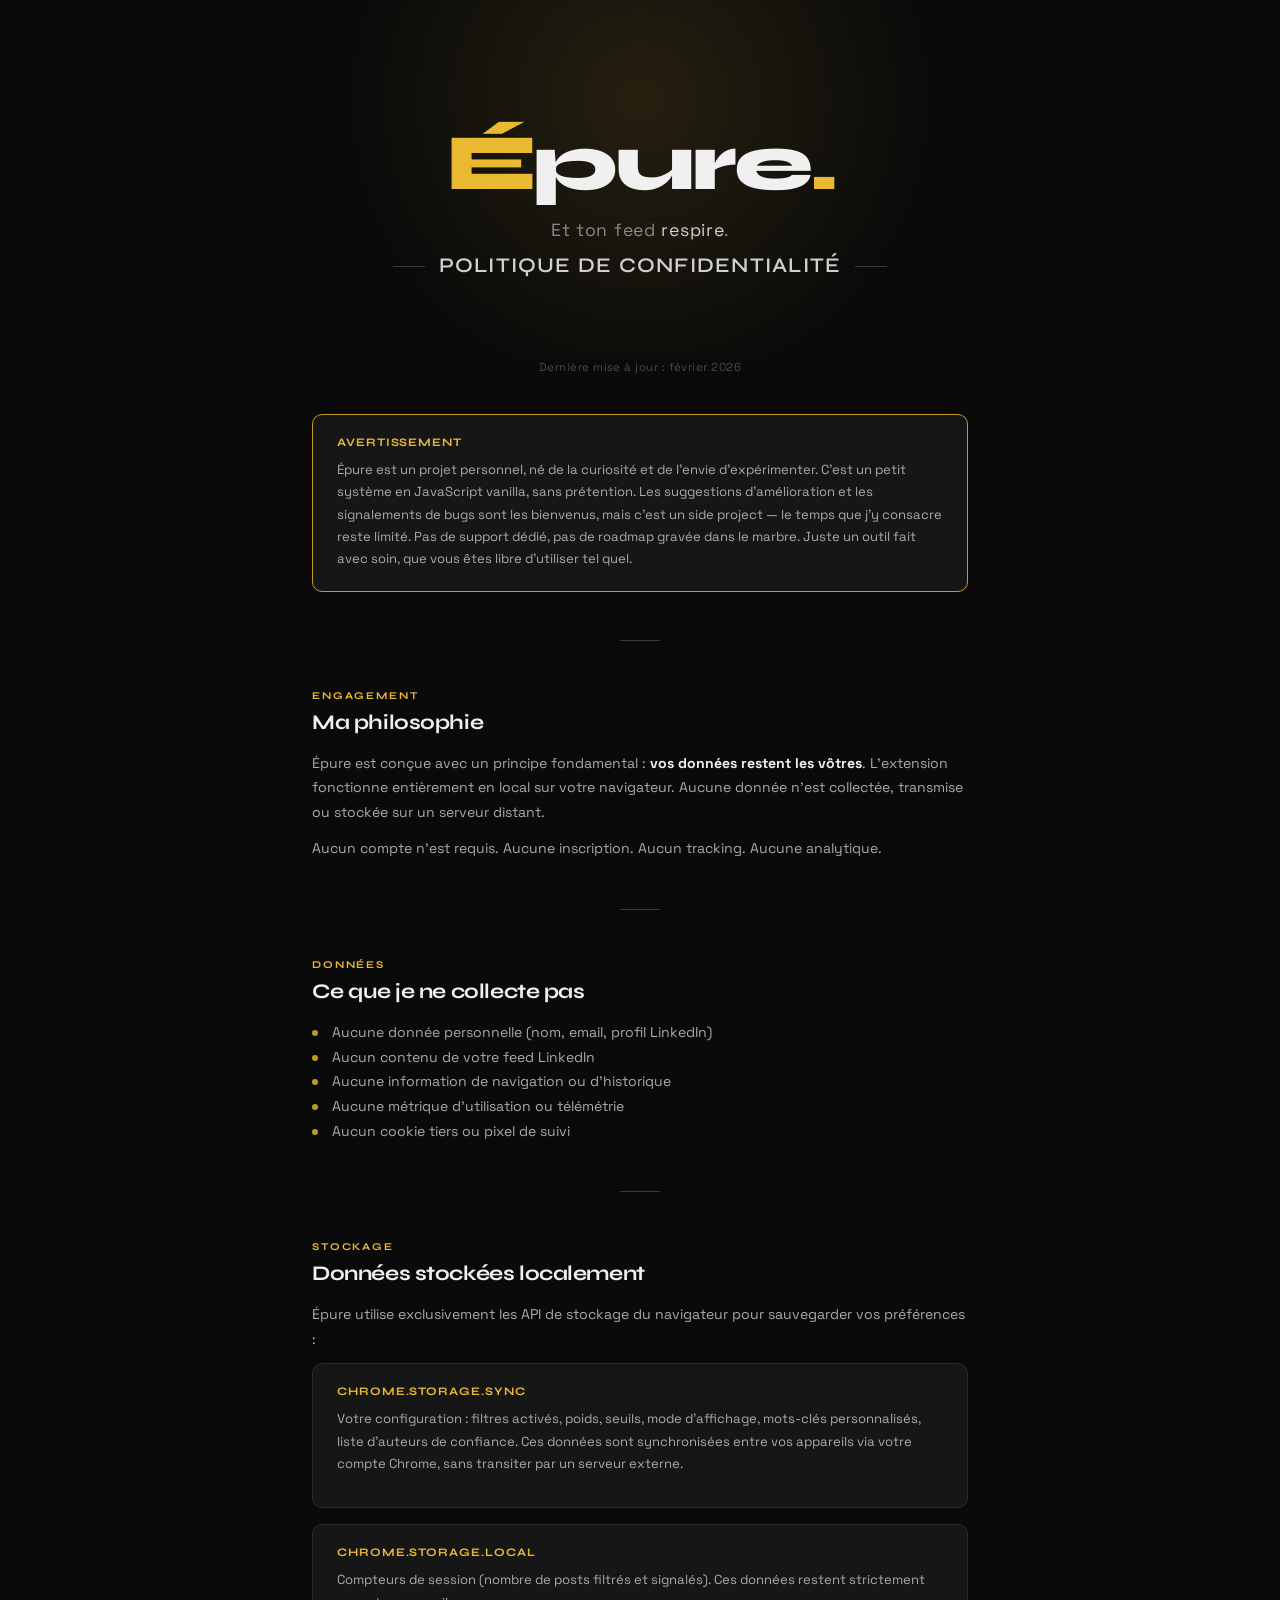
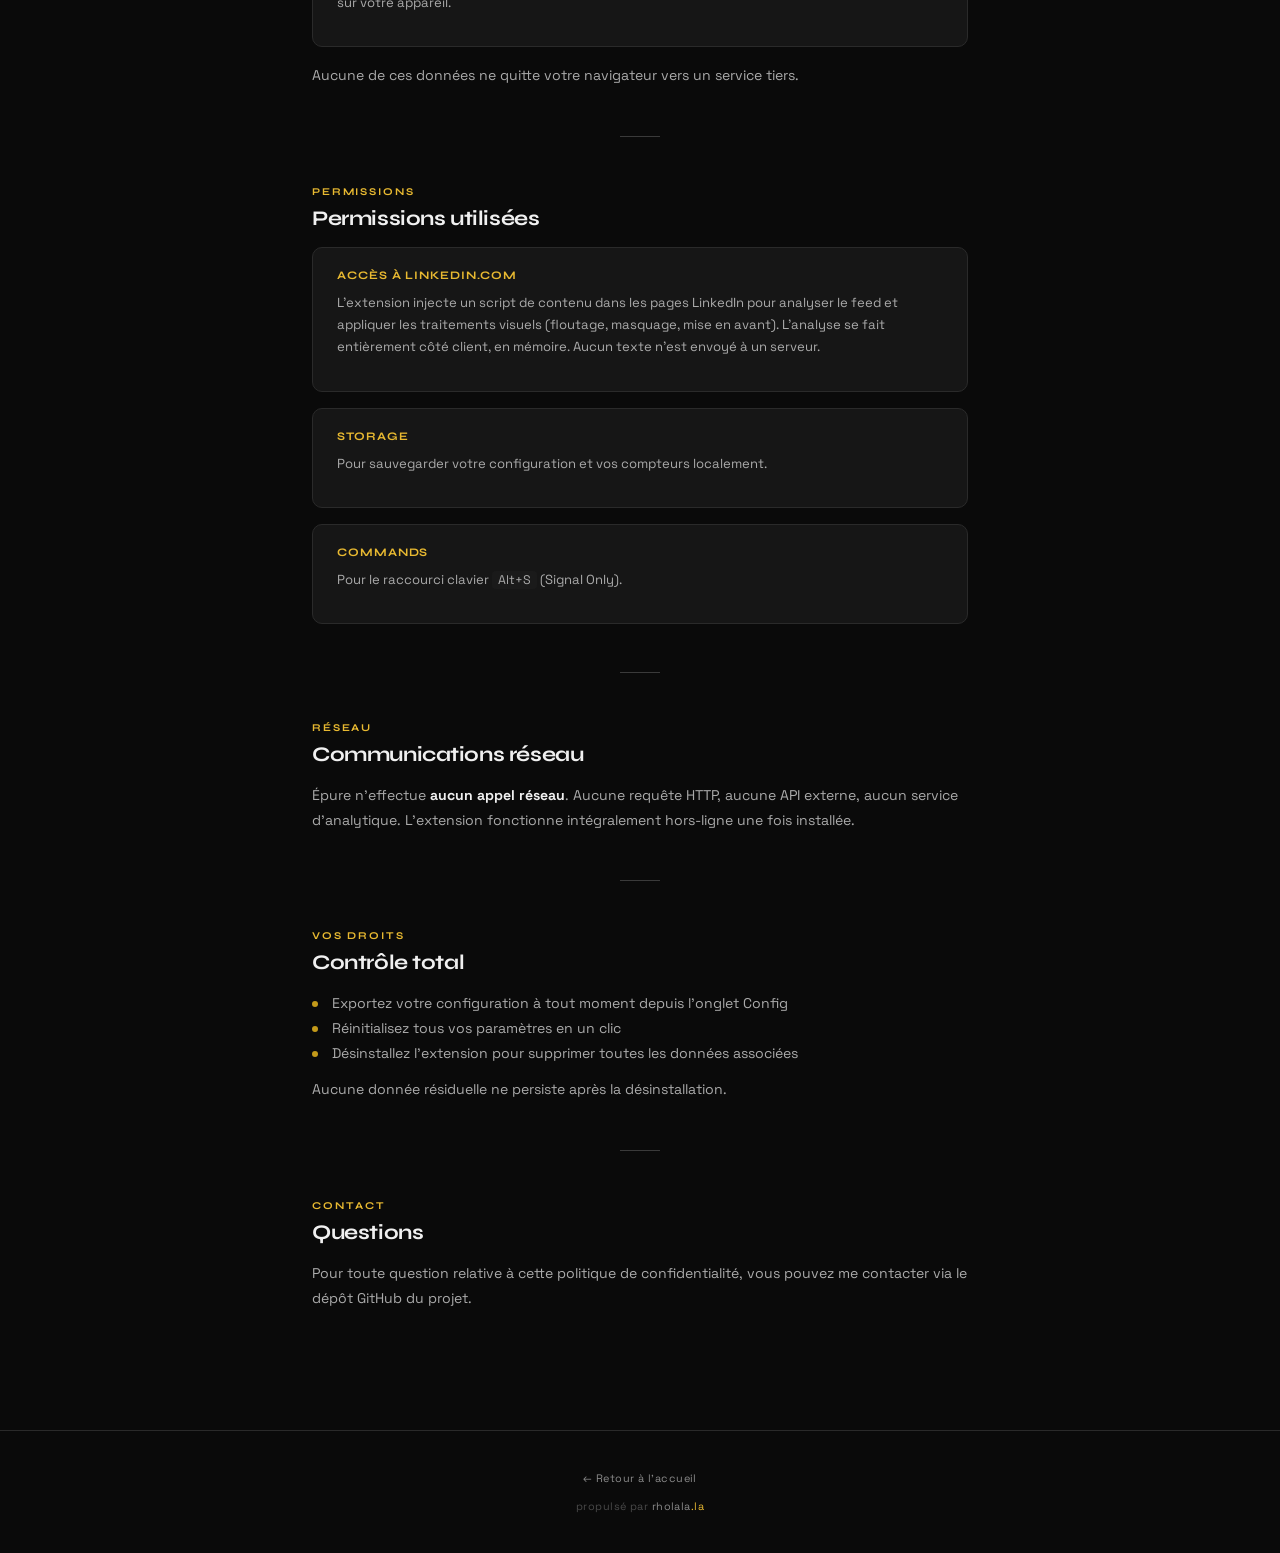
<file: privacy.html>
<!DOCTYPE html>
<html lang="fr">
<head>
    <meta charset="UTF-8">
    <meta name="viewport" content="width=device-width, initial-scale=1.0">
    <meta name="description" content="Politique de confidentialité d'Épure, l'extension Chrome qui fait respirer votre feed LinkedIn. Aucune donnée collectée, tout reste local dans votre navigateur.">
    <meta name="robots" content="index, follow">
    <meta name="theme-color" content="#0a0a0a">
    <!-- Open Graph -->
    <meta property="og:title" content="Épure — Politique de Confidentialité">
    <meta property="og:description" content="Aucune donnée collectée, tout reste local. Découvrez la politique de confidentialité d'Épure, l'extension Chrome qui fait respirer votre feed LinkedIn.">
    <meta property="og:image" content="https://tioneb12.github.io/epure/assets/images/epure-extension.png">
    <meta property="og:url" content="https://tioneb12.github.io/epure/privacy.html">
    <meta property="og:type" content="website">
    <!-- Twitter Card -->
    <meta name="twitter:card" content="summary_large_image">
    <meta name="twitter:creator" content="@waf_alors">
    <meta name="twitter:title" content="Épure — Politique de Confidentialité">
    <meta name="twitter:description" content="Aucune donnée collectée, tout reste local. Découvrez la politique de confidentialité d'Épure.">
    <meta name="twitter:image" content="https://tioneb12.github.io/epure/assets/images/epure-extension.png">
    <!-- JSON-LD Structured Data -->
    <script type="application/ld+json">
    {
      "@context": "https://schema.org",
      "@type": "WebSite",
      "name": "Épure",
      "url": "https://tioneb12.github.io/epure/",
      "description": "Extension Chrome qui filtre votre feed LinkedIn. Double scoring bruit/signal, 6 filtres intelligents, 100% local, zéro collecte de données. Open source (GPL v3).",
      "image": "https://tioneb12.github.io/epure/assets/images/epure-extension.png",
      "author": [
        {
          "@type": "Person",
          "name": "Tioneb12",
          "url": "https://github.com/Tioneb12"
        },
        {
          "@type": "Person",
          "name": "Slym B",
          "url": "https://github.com/slymb"
        }
      ]
    }
    </script>
    <!-- Favicons -->
    <link rel="icon" type="image/png" sizes="16x16" href="https://tioneb12.github.io/epure/icons/icon-16.png">
    <link rel="icon" type="image/png" sizes="48x48" href="https://tioneb12.github.io/epure/icons/icon-48.png">
    <link rel="icon" type="image/png" sizes="128x128" href="https://tioneb12.github.io/epure/icons/icon-128.png">
    <link rel="apple-touch-icon" href="https://tioneb12.github.io/epure/icons/icon-128.png">
    <title>Épure — Politique de Confidentialité</title>
    <link href="https://fonts.googleapis.com/css2?family=Syne:wght@400;500;600;700;800&family=Space+Grotesk:wght@300;400;500;600;700&display=swap" rel="stylesheet">
    <style>
        :root {
            --black: #0a0a0a;
            --black-soft: #111111;
            --black-card: #161616;
            --grey-900: #1a1a1a;
            --grey-800: #2a2a2a;
            --grey-700: #3a3a3a;
            --grey-600: #4a4a4a;
            --grey-500: #6a6a6a;
            --grey-400: #8a8a8a;
            --grey-300: #aaaaaa;
            --yellow: #e8b931;
            --yellow-bright: #f0c940;
            --yellow-dim: #c49a1a;
            --yellow-glow: rgba(232, 185, 49, 0.12);
            --white: #f0f0f0;
            --white-soft: #d0d0d0;
        }

        * { margin: 0; padding: 0; box-sizing: border-box; }

        body {
            background: var(--black);
            color: var(--white);
            font-family: 'Space Grotesk', sans-serif;
            min-height: 100vh;
            overflow-x: hidden;
        }

        /* ====== HERO ====== */
        .hero {
            min-height: 40vh;
            display: flex;
            flex-direction: column;
            align-items: center;
            justify-content: center;
            text-align: center;
            padding: 80px 40px 40px;
            position: relative;
            overflow: hidden;
        }

        .hero::before {
            content: '';
            position: absolute;
            top: -200px;
            left: 50%;
            transform: translateX(-50%);
            width: 600px;
            height: 600px;
            background: radial-gradient(circle, var(--yellow-glow) 0%, transparent 70%);
            pointer-events: none;
        }

        .hero-logo {
            font-family: 'Syne', sans-serif;
            font-weight: 800;
            font-size: clamp(3rem, 8vw, 5rem);
            letter-spacing: -0.04em;
            line-height: 1;
            margin-bottom: 16px;
            position: relative;
            animation: fadeUp 0.8s ease-out;
        }

        .accent {
            color: var(--yellow);
        }

        .hero-tagline {
            font-size: clamp(0.9rem, 2vw, 1.1rem);
            color: var(--grey-400);
            font-weight: 400;
            letter-spacing: 0.04em;
            margin-bottom: 12px;
            animation: fadeUp 0.8s ease-out 0.15s both;
        }

        .hero-page-title {
            font-family: 'Syne', sans-serif;
            font-size: clamp(1rem, 2.5vw, 1.3rem);
            font-weight: 600;
            color: var(--white-soft);
            letter-spacing: 0.06em;
            text-transform: uppercase;
            animation: fadeUp 0.8s ease-out 0.3s both;
        }

        .hero-page-title::before,
        .hero-page-title::after {
            content: '';
            display: inline-block;
            width: 32px;
            height: 1px;
            background: var(--grey-700);
            vertical-align: middle;
            margin: 0 14px;
        }

        @keyframes fadeUp {
            from { opacity: 0; transform: translateY(20px); }
            to { opacity: 1; transform: translateY(0); }
        }

        @keyframes breathe {
            0%, 100% { opacity: 0.45; }
            50% { opacity: 1; }
        }

        .breathe {
            animation: breathe 4s ease-in-out infinite;
            color: var(--white-soft);
            text-shadow: 0 0 8px rgba(240, 240, 240, 0.15);
        }

        /* ====== CONTENT ====== */
        .page {
            max-width: 720px;
            margin: 0 auto;
            padding: 0 32px 80px;
        }

        .section {
            margin-bottom: 40px;
        }

        .section-label {
            font-family: 'Syne', sans-serif;
            font-size: 0.65rem;
            font-weight: 700;
            text-transform: uppercase;
            letter-spacing: 0.18em;
            color: var(--yellow);
            margin-bottom: 8px;
        }

        .section-title {
            font-family: 'Syne', sans-serif;
            font-size: 1.3rem;
            font-weight: 700;
            letter-spacing: -0.02em;
            margin-bottom: 16px;
            color: var(--white);
        }

        .section p {
            font-size: 0.88rem;
            line-height: 1.75;
            color: var(--grey-300);
            margin-bottom: 12px;
        }

        .section ul {
            list-style: none;
            margin-bottom: 12px;
        }

        .section ul li {
            font-size: 0.88rem;
            line-height: 1.75;
            color: var(--grey-300);
            padding-left: 20px;
            position: relative;
        }

        .section ul li::before {
            content: '';
            position: absolute;
            left: 0;
            top: 10px;
            width: 6px;
            height: 6px;
            border-radius: 50%;
            background: var(--yellow-dim);
        }

        .card {
            background: var(--black-card);
            border: 1px solid var(--grey-800);
            border-radius: 10px;
            padding: 20px 24px;
            margin-bottom: 16px;
        }

        .card-title {
            font-family: 'Syne', sans-serif;
            font-size: 0.72rem;
            font-weight: 700;
            text-transform: uppercase;
            letter-spacing: 0.08em;
            color: var(--yellow);
            margin-bottom: 10px;
        }

        .card p, .card li {
            font-size: 0.82rem;
            color: var(--grey-300);
            line-height: 1.7;
        }

        code {
            font-family: 'Space Grotesk', monospace;
            font-size: 0.78rem;
            color: var(--grey-200);
            background: var(--grey-900);
            padding: 1px 6px;
            border-radius: 4px;
        }

        .separator {
            width: 40px;
            height: 1px;
            background: var(--grey-700);
            margin: 48px auto;
        }

        .update-date {
            text-align: center;
            font-size: 0.72rem;
            color: var(--grey-600);
            letter-spacing: 0.04em;
            margin-bottom: 40px;
        }

        /* ====== FOOTER ====== */
        .page-footer {
            text-align: center;
            padding: 40px 0;
            font-size: 0.68rem;
            color: var(--grey-600);
            letter-spacing: 0.04em;
            border-top: 1px solid var(--grey-800);
        }

        .page-footer span { color: var(--grey-400); }
        .page-footer .y { color: var(--yellow); }

        /* ====== RESPONSIVE ====== */
        @media (max-width: 600px) {
            .hero { padding: 60px 24px 32px; }
            .page { padding: 0 20px 60px; }
            .hero-page-title::before,
            .hero-page-title::after { width: 20px; margin: 0 10px; }
        }
    </style>
</head>
<body>

    <!-- ====== HERO ====== -->
    <section class="hero">
        <a href="index.html" style="text-decoration: none; color: inherit;">
            <div class="hero-logo">
                <span class="accent">É</span>pure<span class="accent">.</span>
            </div>
        </a>
        <p class="hero-tagline">Et ton feed <span class="breathe">respire</span>.</p>
        <h1 class="hero-page-title">Politique de Confidentialité</h1>
    </section>

    <!-- ====== CONTENT ====== -->
    <div class="page">

        <p class="update-date">Dernière mise à jour : février 2026</p>

        <div class="card" style="border-color: var(--yellow-dim); padding-left: 0; padding-right: 0;">
            <div class="card-title" style="padding-left: 24px;">Avertissement</div>
            <p style="padding: 0 24px;">Épure est un projet personnel, né de la curiosité et de l'envie d'expérimenter. C'est un petit système en JavaScript vanilla, sans prétention. Les suggestions d'amélioration et les signalements de bugs sont les bienvenus, mais c'est un side project — le temps que j'y consacre reste limité. Pas de support dédié, pas de roadmap gravée dans le marbre. Juste un outil fait avec soin, que vous êtes libre d'utiliser tel quel.</p>
        </div>

        <div class="separator"></div>

        <div class="section">
            <div class="section-label">Engagement</div>
            <h2 class="section-title">Ma philosophie</h2>
            <p>Épure est conçue avec un principe fondamental : <strong style="color: var(--white);">vos données restent les vôtres</strong>. L'extension fonctionne entièrement en local sur votre navigateur. Aucune donnée n'est collectée, transmise ou stockée sur un serveur distant.</p>
            <p>Aucun compte n'est requis. Aucune inscription. Aucun tracking. Aucune analytique.</p>
        </div>

        <div class="separator"></div>

        <div class="section">
            <div class="section-label">Données</div>
            <h2 class="section-title">Ce que je ne collecte pas</h2>
            <ul>
                <li>Aucune donnée personnelle (nom, email, profil LinkedIn)</li>
                <li>Aucun contenu de votre feed LinkedIn</li>
                <li>Aucune information de navigation ou d'historique</li>
                <li>Aucune métrique d'utilisation ou télémétrie</li>
                <li>Aucun cookie tiers ou pixel de suivi</li>
            </ul>
        </div>

        <div class="separator"></div>

        <div class="section">
            <div class="section-label">Stockage</div>
            <h2 class="section-title">Données stockées localement</h2>
            <p>Épure utilise exclusivement les API de stockage du navigateur pour sauvegarder vos préférences :</p>

            <div class="card">
                <div class="card-title">chrome.storage.sync</div>
                <p>Votre configuration : filtres activés, poids, seuils, mode d'affichage, mots-clés personnalisés, liste d'auteurs de confiance. Ces données sont synchronisées entre vos appareils via votre compte Chrome, sans transiter par un serveur externe.</p>
            </div>

            <div class="card">
                <div class="card-title">chrome.storage.local</div>
                <p>Compteurs de session (nombre de posts filtrés et signalés). Ces données restent strictement sur votre appareil.</p>
            </div>

            <p>Aucune de ces données ne quitte votre navigateur vers un service tiers.</p>
        </div>

        <div class="separator"></div>

        <div class="section">
            <div class="section-label">Permissions</div>
            <h2 class="section-title">Permissions utilisées</h2>

            <div class="card">
                <div class="card-title">Accès à linkedin.com</div>
                <p>L'extension injecte un script de contenu dans les pages LinkedIn pour analyser le feed et appliquer les traitements visuels (floutage, masquage, mise en avant). L'analyse se fait entièrement côté client, en mémoire. Aucun texte n'est envoyé à un serveur.</p>
            </div>

            <div class="card">
                <div class="card-title">storage</div>
                <p>Pour sauvegarder votre configuration et vos compteurs localement.</p>
            </div>

            <div class="card">
                <div class="card-title">commands</div>
                <p>Pour le raccourci clavier <code>Alt+S</code> (Signal Only).</p>
            </div>
        </div>

        <div class="separator"></div>

        <div class="section">
            <div class="section-label">Réseau</div>
            <h2 class="section-title">Communications réseau</h2>
            <p>Épure n'effectue <strong style="color: var(--white);">aucun appel réseau</strong>. Aucune requête HTTP, aucune API externe, aucun service d'analytique. L'extension fonctionne intégralement hors-ligne une fois installée.</p>
        </div>

        <div class="separator"></div>

        <div class="section">
            <div class="section-label">Vos droits</div>
            <h2 class="section-title">Contrôle total</h2>
            <ul>
                <li>Exportez votre configuration à tout moment depuis l'onglet Config</li>
                <li>Réinitialisez tous vos paramètres en un clic</li>
                <li>Désinstallez l'extension pour supprimer toutes les données associées</li>
            </ul>
            <p>Aucune donnée résiduelle ne persiste après la désinstallation.</p>
        </div>

        <div class="separator"></div>

        <div class="section">
            <div class="section-label">Contact</div>
            <h2 class="section-title">Questions</h2>
            <p>Pour toute question relative à cette politique de confidentialité, vous pouvez me contacter via le dépôt GitHub du projet.</p>
        </div>

    </div>

    <!-- ====== FOOTER ====== -->
    <div class="page-footer">
        <a href="index.html" style="color: var(--grey-400); text-decoration: none;">← Retour à l'accueil</a><br><br>
        propulsé par <span>rholala<span class="y">.la</span></span>
    </div>

</body>
</html>
</file>
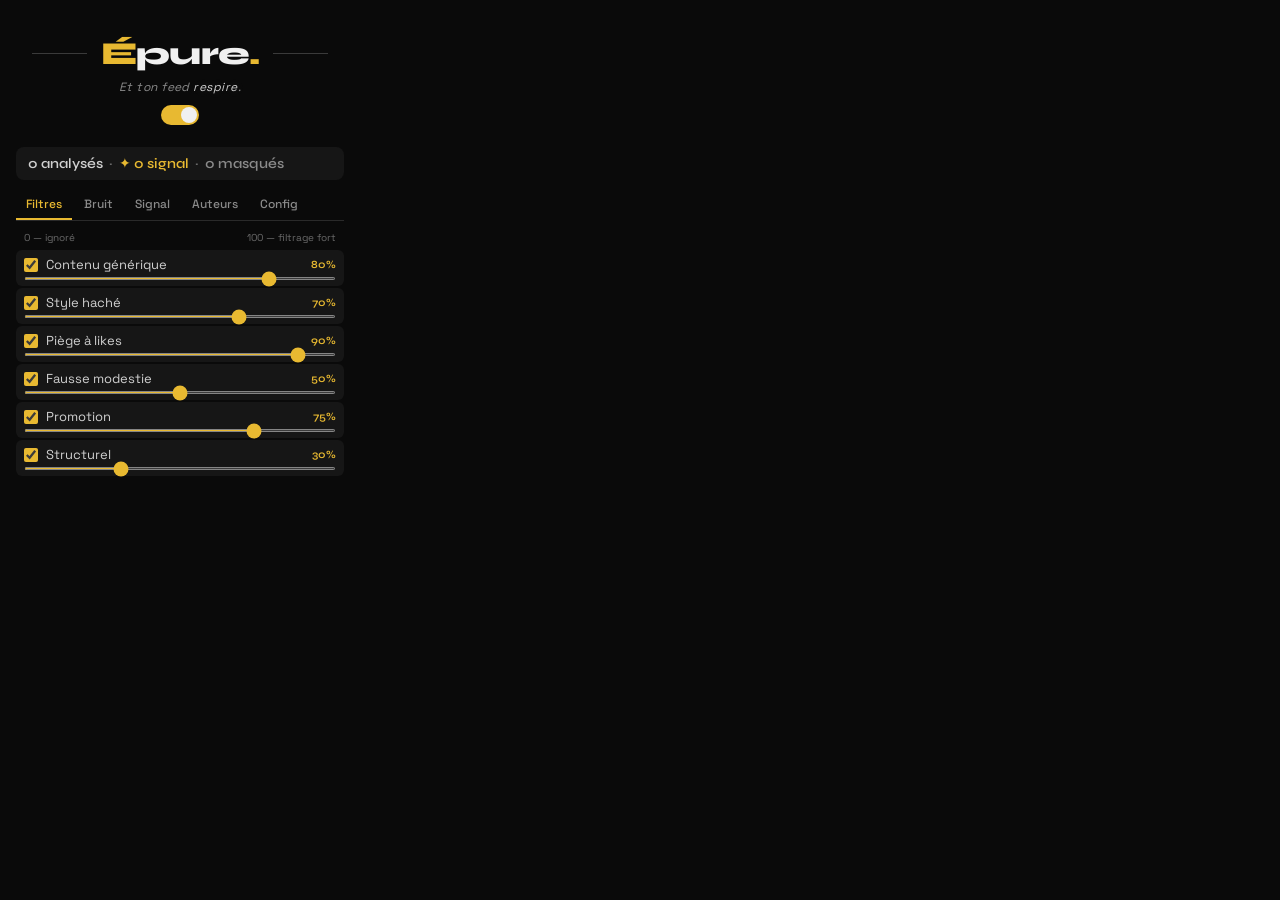
<file: popup/popup.html>
<!DOCTYPE html>
<html lang="fr">
<head>
  <meta charset="UTF-8">
  <meta name="viewport" content="width=device-width, initial-scale=1.0">
  <link rel="stylesheet" href="popup.css">
  <title>Épure</title>
</head>
<body>
  <!-- Header : logo centré + traits + baseline + toggle -->
  <header class="popup-header">
    <div class="header-logo-row">
      <span class="header-trait"></span>
      <h1 class="logo"><span class="accent">É</span>pure<span class="accent">.</span></h1>
      <span class="header-trait"></span>
    </div>
    <p class="baseline">Et ton feed <span class="breathe">respire</span>.</p>
    <label class="toggle-switch" title="Activer/Désactiver Épure">
      <input type="checkbox" id="toggleEnabled" checked>
      <span class="toggle-slider"></span>
    </label>
  </header>

  <!-- Compteurs -->
  <div class="counters">
    <span class="counter total-counter" title="Posts analysés"><span id="totalCount">0</span> analysés</span>
    <span class="counter-sep">&middot;</span>
    <span class="counter signal-counter" title="Posts signal détectés">&#10022; <span id="signalCount">0</span> signal</span>
    <span class="counter-sep">&middot;</span>
    <span class="counter noise-counter" title="Posts masqués"><span id="noiseCount">0</span> masqués</span>
  </div>

  <!-- Onglets -->
  <nav class="tabs">
    <button class="tab active" data-tab="filtres">Filtres</button>
    <button class="tab" data-tab="bruit">Bruit</button>
    <button class="tab" data-tab="signal">Signal</button>
    <button class="tab" data-tab="auteurs">Auteurs</button>
    <button class="tab" data-tab="config">Config</button>
  </nav>

  <!-- ===== ONGLET FILTRES ===== -->
  <section class="tab-content active" id="tab-filtres">
    <p class="hint slider-legend"><span>0 — ignoré</span><span>100 — filtrage fort</span></p>
    <div class="filter-list">
      <div class="filter-row-group">
        <label class="filter-row">
          <input type="checkbox" data-filter="genericContent" checked>
          <span class="filter-name">Contenu générique</span>
          <span class="weight-value" data-weight-label="genericContent">80%</span>
        </label>
        <input type="range" class="filter-weight" data-weight="genericContent" min="0" max="100" value="80" step="5">
      </div>
      <div class="filter-row-group">
        <label class="filter-row">
          <input type="checkbox" data-filter="broetry" checked>
          <span class="filter-name">Style haché</span>
          <span class="weight-value" data-weight-label="broetry">70%</span>
        </label>
        <input type="range" class="filter-weight" data-weight="broetry" min="0" max="100" value="70" step="5">
      </div>
      <div class="filter-row-group">
        <label class="filter-row">
          <input type="checkbox" data-filter="engagementBait" checked>
          <span class="filter-name">Piège à likes</span>
          <span class="weight-value" data-weight-label="engagementBait">90%</span>
        </label>
        <input type="range" class="filter-weight" data-weight="engagementBait" min="0" max="100" value="90" step="5">
      </div>
      <div class="filter-row-group">
        <label class="filter-row">
          <input type="checkbox" data-filter="humbleBrag" checked>
          <span class="filter-name">Fausse modestie</span>
          <span class="weight-value" data-weight-label="humbleBrag">50%</span>
        </label>
        <input type="range" class="filter-weight" data-weight="humbleBrag" min="0" max="100" value="50" step="5">
      </div>
      <div class="filter-row-group">
        <label class="filter-row">
          <input type="checkbox" data-filter="promo" checked>
          <span class="filter-name">Promotion</span>
          <span class="weight-value" data-weight-label="promo">75%</span>
        </label>
        <input type="range" class="filter-weight" data-weight="promo" min="0" max="100" value="75" step="5">
      </div>
      <div class="filter-row-group">
        <label class="filter-row">
          <input type="checkbox" data-filter="structural" checked>
          <span class="filter-name">Structurel</span>
          <span class="weight-value" data-weight-label="structural">30%</span>
        </label>
        <input type="range" class="filter-weight" data-weight="structural" min="0" max="100" value="30" step="5">
      </div>
    </div>

  </section>

  <!-- ===== ONGLET BRUIT ===== -->
  <section class="tab-content" id="tab-bruit">
    <h2 class="section-title">Sensibilité</h2>
    <p class="hint">Plus le seuil est bas, plus Épure est strict.</p>
    <div class="slider-row">
      <input type="range" id="noiseThreshold" min="0" max="100" value="60" step="5">
      <span id="noiseThresholdLabel" class="slider-value">0.60</span>
    </div>

    <h2 class="section-title">Mode d'action</h2>
    <div class="mode-selector">
      <button class="mode-btn active" data-mode="blur">Flouter</button>
      <button class="mode-btn" data-mode="hide">Masquer</button>
      <button class="mode-btn" data-mode="badge">Badge</button>
    </div>

    <h2 class="section-title">Mots-clés bruit</h2>
    <p class="hint">Une expression par ligne</p>
    <textarea id="noiseKeywords" rows="3" placeholder="hustle culture&#10;grindset&#10;wake up at 5am"></textarea>

    <div class="toggle-row">
      <label for="filterSponsored">Filtrer les posts sponsorisés</label>
      <label class="toggle-switch">
        <input type="checkbox" id="filterSponsored">
        <span class="toggle-slider"></span>
      </label>
    </div>
  </section>

  <!-- ===== ONGLET SIGNAL ===== -->
  <section class="tab-content" id="tab-signal">
    <label class="filter-row">
      <input type="checkbox" id="toggleHighlight" checked>
      <span class="filter-name">Highlight signal</span>
    </label>
    <label class="filter-row">
      <input type="checkbox" id="toggleSignalOnly">
      <span class="filter-name">Signal only</span>
      <span class="hotkey-hint" id="hotkeyHint">⌥S</span>
    </label>
    <h2 class="section-title" style="margin-top: 10px;">Seuil signal</h2>
    <p class="hint">Score minimum pour qu'un post soit mis en avant.</p>
    <div class="slider-row">
      <input type="range" id="signalThreshold" min="0" max="100" value="70" step="5">
      <span id="signalThresholdLabel" class="slider-value">0.70</span>
    </div>

    <h2 class="section-title">Mots-clés signal bonus</h2>
    <p class="hint">Les posts contenant ces mots auront un bonus signal.</p>
    <textarea id="signalKeywords" rows="3" placeholder="open source&#10;étude de cas&#10;benchmark"></textarea>

    <div class="toggle-row">
      <label for="optHotkey">Raccourci <span id="hotkeyLabel">⌥S / Alt+S</span></label>
      <label class="toggle-switch">
        <input type="checkbox" id="optHotkey" checked>
        <span class="toggle-slider"></span>
      </label>
    </div>
  </section>

  <!-- ===== ONGLET AUTEURS ===== -->
  <section class="tab-content" id="tab-auteurs">
    <p class="hint">Ces auteurs ne seront jamais filtrés et recevront un bonus signal. Ajoutez-les aussi depuis un post flouté sur LinkedIn.</p>

    <h2 class="section-title">Whitelist</h2>
    <div class="author-list" id="whitelistContainer"></div>
    <div class="add-author-row">
      <input type="text" id="whitelistInput" placeholder="/in/nom-profil ou URL">
      <button id="addWhitelist" class="btn-add">+</button>
    </div>
  </section>

  <!-- ===== ONGLET CONFIG ===== -->
  <section class="tab-content" id="tab-config">
    <h2 class="section-title">Sauvegarde</h2>
    <div class="config-actions">
      <button id="exportConfig" class="btn-action">Exporter</button>
      <label class="btn-action btn-import">
        Importer
        <input type="file" id="importConfig" accept=".json" hidden>
      </label>
    </div>

    <h2 class="section-title">Réinitialisation</h2>
    <div class="config-actions">
      <button id="resetConfig" class="btn-action btn-danger">Reset config</button>
      <button id="resetCounters" class="btn-action btn-danger">Reset compteurs</button>
    </div>

    <h2 class="section-title">Soutien</h2>
    <div class="config-actions">
      <a id="rateLink" class="btn-action btn-rate">&#9733; Noter Épure</a>
    </div>

    <div class="config-info">
      <p>Version : <strong id="configVersion">1.0.0</strong></p>
    </div>
  </section>

  <script type="module" src="popup.js"></script>
</body>
</html>
</file>
<file: popup/popup.css>
/* Polices embarquées (variable fonts) */
@font-face {
  font-family: "Syne";
  src: url("../assets/fonts/Syne-VariableFont_wght.ttf") format("truetype-variations");
  font-weight: 400 800;
  font-style: normal;
  font-display: swap;
}

@font-face {
  font-family: "Space Grotesk";
  src: url("../assets/fonts/SpaceGrotesk-VariableFont_wght.ttf") format("truetype-variations");
  font-weight: 300 700;
  font-style: normal;
  font-display: swap;
}

:root {
  --font-title: "Syne", system-ui, -apple-system, Segoe UI, Roboto, Arial, sans-serif;
  --font-body: "Space Grotesk", system-ui, -apple-system, Segoe UI, Roboto, Arial, sans-serif;
  --black: #0a0a0a;
  --black-soft: #111111;
  --black-card: #161616;
  --grey-800: #2a2a2a;
  --grey-700: #3a3a3a;
  --grey-500: #6a6a6a;
  --grey-400: #8a8a8a;
  --yellow: #e8b931;
  --yellow-bright: #f0c940;
  --yellow-dim: #c49a1a;
  --yellow-glow: rgba(232, 185, 49, 0.12);
  --white: #f0f0f0;
  --white-soft: #d0d0d0;
}

* {
  margin: 0;
  padding: 0;
  box-sizing: border-box;
}

body {
  width: 360px;
  height: 560px;
  overflow-y: auto;
  background: var(--black);
  color: var(--white);
  font-family: var(--font-body);
  font-size: 13px;
  padding: 16px;
}

/* Header */
.popup-header {
  display: flex;
  flex-direction: column;
  align-items: center;
  padding: 18px 16px 12px;
  margin-bottom: 10px;
}

.header-logo-row {
  display: flex;
  align-items: center;
  gap: 14px;
  width: 100%;
}

.header-trait {
  flex: 1;
  height: 1px;
  background: var(--grey-700);
}

.logo {
  font-family: var(--font-title);
  font-weight: 800;
  font-size: 32px;
  letter-spacing: -0.03em;
  color: var(--white);
  white-space: nowrap;
}

.accent {
  color: var(--yellow);
}

.baseline {
  font-size: 12px;
  font-style: italic;
  color: var(--grey-400);
  margin-top: 6px;
  margin-bottom: 10px;
  letter-spacing: 0.04em;
}

@keyframes breathe {
  0%, 100% { opacity: 0.45; }
  50% { opacity: 1; }
}

.breathe {
  animation: breathe 4s ease-in-out infinite;
  color: var(--white-soft);
  text-shadow: 0 0 8px rgba(240, 240, 240, 0.15);
}

/* Toggle switch */
.toggle-switch {
  position: relative;
  width: 38px;
  height: 20px;
  cursor: pointer;
  display: inline-block;
}

.toggle-switch input {
  opacity: 0;
  width: 0;
  height: 0;
}

.toggle-slider {
  position: absolute;
  top: 0;
  left: 0;
  right: 0;
  bottom: 0;
  background: var(--grey-700);
  border-radius: 10px;
  transition: background 0.2s;
}

.toggle-slider::after {
  content: '';
  position: absolute;
  width: 16px;
  height: 16px;
  left: 2px;
  top: 2px;
  background: var(--white);
  border-radius: 50%;
  transition: transform 0.2s;
}

.toggle-switch input:checked + .toggle-slider {
  background: var(--yellow);
}

.toggle-switch input:checked + .toggle-slider::after {
  transform: translateX(18px);
}

/* Compteurs */
.counters {
  display: flex;
  align-items: center;
  gap: 6px;
  padding: 8px 12px;
  background: var(--black-card);
  border-radius: 8px;
  margin-bottom: 10px;
  font-family: var(--font-title);
  font-size: 14px;
  font-weight: 600;
}

.total-counter {
  color: var(--white-soft);
}

.signal-counter {
  color: var(--yellow);
}

.noise-counter {
  color: var(--grey-400);
}

.counter-sep {
  color: var(--grey-500);
}

/* Onglets */
.tabs {
  display: flex;
  gap: 2px;
  margin-bottom: 10px;
  border-bottom: 1px solid var(--grey-800);
}

.tab {
  background: none;
  border: none;
  color: var(--grey-400);
  font-family: var(--font-body);
  font-size: 12px;
  font-weight: 500;
  padding: 6px 10px;
  cursor: pointer;
  border-bottom: 2px solid transparent;
  transition: color 0.15s, border-color 0.15s;
}

.tab:hover {
  color: var(--white-soft);
}

.tab.active {
  color: var(--yellow);
  border-bottom-color: var(--yellow);
}

/* Contenu onglets */
.tab-content {
  display: none;
}

.tab-content.active {
  display: block;
}

/* Section titles */
.section-title {
  font-family: var(--font-title);
  font-size: 11px;
  font-weight: 600;
  text-transform: uppercase;
  letter-spacing: 0.08em;
  color: var(--grey-300);
  margin-bottom: 6px;
  margin-top: 10px;
}

.hint {
  font-size: 12px;
  color: var(--grey-400);
  margin-bottom: 6px;
}

.slider-legend {
  display: flex;
  justify-content: space-between;
  font-size: 10px;
  color: var(--grey-500);
  padding: 0 8px;
}

/* Filtres */
.filter-list {
  display: flex;
  flex-direction: column;
  gap: 2px;
}

.filter-row-group {
  background: var(--black-card);
  border-radius: 6px;
  padding: 2px 0;
}

.filter-row-group .filter-weight {
  display: block;
  width: calc(100% - 16px);
  margin: 0 8px 4px;
  accent-color: var(--yellow);
  height: 3px;
  cursor: pointer;
}

.weight-value {
  font-family: var(--font-title);
  font-size: 11px;
  font-weight: 600;
  color: var(--yellow);
  min-width: 30px;
  text-align: right;
}

.filter-row {
  display: flex;
  align-items: center;
  gap: 8px;
  padding: 4px 8px;
  border-radius: 6px;
  cursor: pointer;
  transition: background 0.15s;
}

.filter-row:hover {
  background: var(--grey-800);
}

.filter-row input[type="checkbox"] {
  accent-color: var(--yellow);
  width: 14px;
  height: 14px;
  cursor: pointer;
}

.filter-name {
  font-size: 13px;
  color: var(--white-soft);
  flex: 1;
}

.hotkey-hint {
  font-size: 10px;
  color: var(--grey-500);
  background: var(--grey-800);
  padding: 1px 6px;
  border-radius: 4px;
  font-family: var(--font-body);
}

/* Slider */
.slider-row {
  display: flex;
  align-items: center;
  gap: 10px;
  padding: 4px 8px;
}

.slider-row input[type="range"] {
  flex: 1;
  accent-color: var(--yellow);
  height: 4px;
  cursor: pointer;
}

.slider-value {
  font-family: var(--font-title);
  font-size: 13px;
  font-weight: 600;
  color: var(--yellow);
  min-width: 32px;
  text-align: right;
}

/* Sélecteur de mode */
.mode-selector {
  display: flex;
  gap: 4px;
  padding: 4px 8px;
}

.mode-btn {
  flex: 1;
  padding: 6px 0;
  border: 1px solid var(--grey-700);
  background: transparent;
  color: var(--grey-400);
  font-family: var(--font-body);
  font-size: 12px;
  font-weight: 500;
  border-radius: 6px;
  cursor: pointer;
  transition: all 0.15s;
}

.mode-btn:hover {
  border-color: var(--grey-500);
  color: var(--white-soft);
}

.mode-btn.active {
  background: var(--yellow-glow);
  border-color: var(--yellow-dim);
  color: var(--yellow);
}

/* Toggle row */
.toggle-row {
  display: flex;
  align-items: center;
  justify-content: space-between;
  padding: 8px;
  background: var(--black-card);
  border-radius: 6px;
  margin-top: 8px;
}

.toggle-row label:first-child {
  font-size: 12px;
  color: var(--white-soft);
}

/* Textarea */
textarea {
  width: 100%;
  background: var(--black-card);
  border: 1px solid var(--grey-700);
  border-radius: 6px;
  color: var(--white);
  font-family: var(--font-body);
  font-size: 12px;
  padding: 8px 10px;
  resize: vertical;
  outline: none;
  transition: border-color 0.15s;
}

textarea:focus {
  border-color: var(--yellow-dim);
}

textarea::placeholder {
  color: var(--grey-500);
}

/* Auteurs */
.author-list {
  display: flex;
  flex-direction: column;
  gap: 3px;
  margin-bottom: 6px;
}

.author-item {
  display: flex;
  align-items: center;
  justify-content: space-between;
  padding: 4px 8px;
  background: var(--black-card);
  border-radius: 6px;
  font-size: 12px;
  color: var(--white-soft);
}

.author-item .btn-remove {
  background: none;
  border: none;
  color: var(--grey-500);
  cursor: pointer;
  font-size: 16px;
  padding: 0 4px;
  transition: color 0.15s;
}

.author-item .btn-remove:hover {
  color: #e05555;
}

.add-author-row {
  display: flex;
  gap: 6px;
}

.add-author-row input {
  flex: 1;
  background: var(--black-card);
  border: 1px solid var(--grey-700);
  border-radius: 6px;
  color: var(--white);
  font-family: var(--font-body);
  font-size: 12px;
  padding: 5px 8px;
  outline: none;
}

.add-author-row input:focus {
  border-color: var(--yellow-dim);
}

.add-author-row input::placeholder {
  color: var(--grey-500);
}

.btn-add {
  background: var(--yellow-glow);
  border: 1px solid var(--yellow-dim);
  color: var(--yellow);
  font-family: var(--font-body);
  font-size: 14px;
  font-weight: 600;
  padding: 4px 12px;
  border-radius: 6px;
  cursor: pointer;
  transition: background 0.15s;
}

.btn-add:hover {
  background: rgba(232, 185, 49, 0.2);
}

/* Config */
.config-actions {
  display: flex;
  gap: 6px;
  flex-wrap: wrap;
}

.btn-action {
  background: var(--black-card);
  border: 1px solid var(--grey-700);
  color: var(--white-soft);
  font-family: var(--font-body);
  font-size: 12px;
  font-weight: 500;
  padding: 6px 12px;
  border-radius: 6px;
  cursor: pointer;
  transition: all 0.15s;
}

.btn-action:hover {
  border-color: var(--grey-500);
  color: var(--white);
}

.btn-import {
  cursor: pointer;
  display: inline-flex;
  align-items: center;
}

.btn-danger {
  border-color: #552222;
  color: #e05555;
}

.btn-danger:hover {
  border-color: #e05555;
  background: rgba(224, 85, 85, 0.1);
}

.btn-rate {
  border-color: var(--yellow-dim);
  color: var(--yellow);
  text-decoration: none;
  transition: all 0.15s;
}

.btn-rate:hover {
  border-color: var(--yellow);
  color: var(--yellow-bright);
  box-shadow: 0 0 10px var(--yellow-glow);
  background: var(--yellow-glow);
}

.config-info {
  margin-top: 12px;
  padding: 8px;
  background: var(--black-card);
  border-radius: 6px;
  font-size: 11px;
  color: var(--grey-400);
}

.config-info strong {
  color: var(--white-soft);
}
</file>
